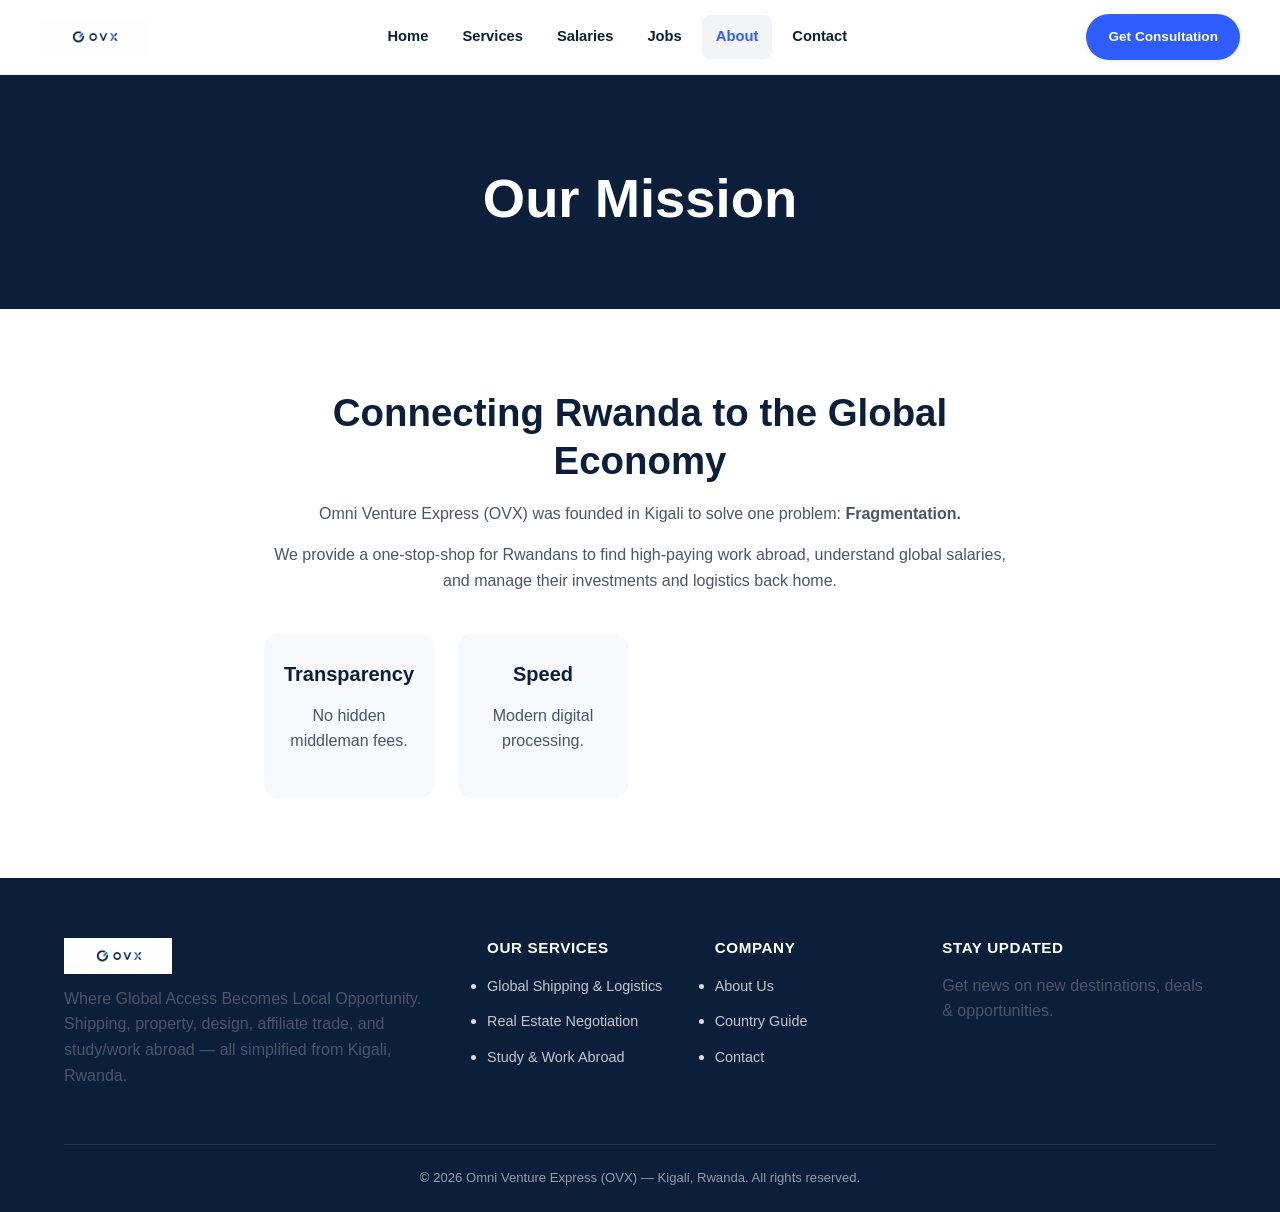
<file: about.html>
<!DOCTYPE html>
<html lang="en">
<head>
<meta charset="UTF-8">
<meta name="viewport" content="width=device-width, initial-scale=1.0">
<title>About Us | OVX</title>
<link rel="stylesheet" href="css/style.css">
</head>
<body>
<header id="site-header"></header>
<main id="main-content">
  <section class="page-hero"><div class="container"><h1>Our Mission</h1></div></section>
  <section>
    <div class="container" style="max-width:800px; text-align:center;">
      <h2>Connecting Rwanda to the Global Economy</h2>
      <p>Omni Venture Express (OVX) was founded in Kigali to solve one problem: <strong>Fragmentation.</strong></p>
      <p>We provide a one-stop-shop for Rwandans to find high-paying work abroad, understand global salaries, and manage their investments and logistics back home.</p>
      <div class="why-grid mt-40">
        <div class="why-item"><h3>Transparency</h3><p>No hidden middleman fees.</p></div>
        <div class="why-item"><h3>Speed</h3><p>Modern digital processing.</p></div>
      </div>
    </div>
  </section>
</main>
<footer id="site-footer"></footer>
<script src="js/main.js"></script>
</body>
</html>
</file>
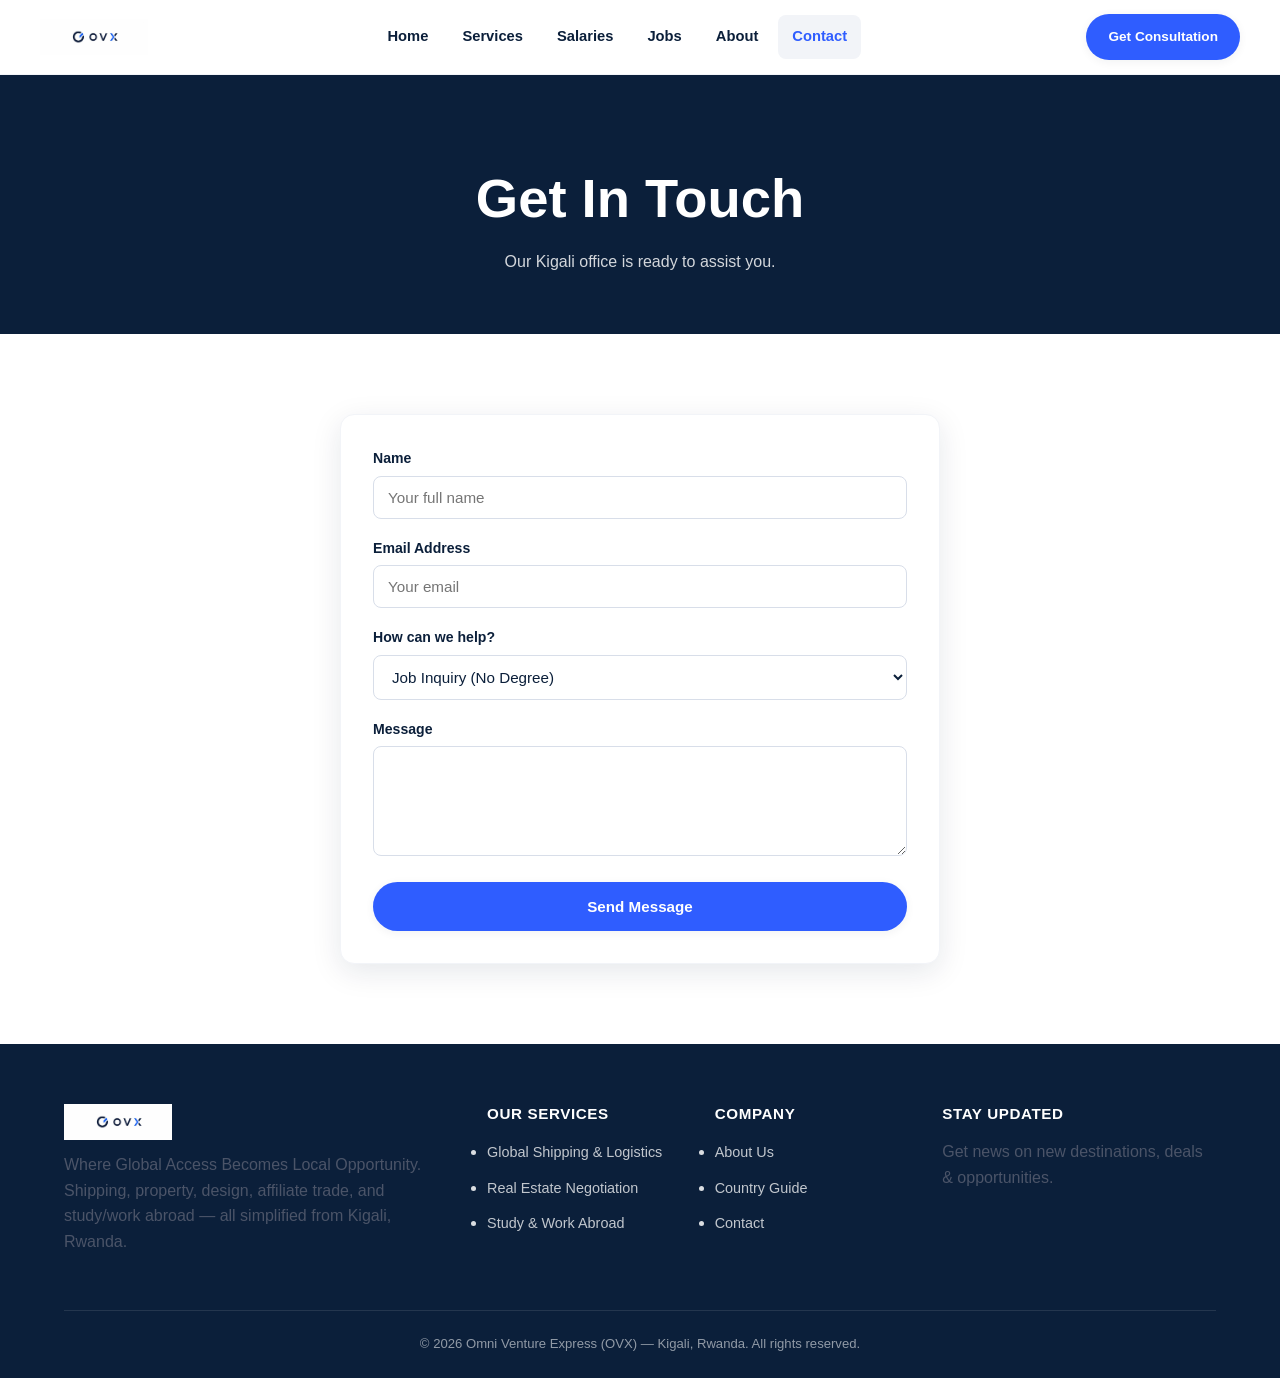
<file: contact.html>
<!DOCTYPE html>
<html lang="en">
<head>
<meta charset="UTF-8">
<meta name="viewport" content="width=device-width, initial-scale=1.0">
<title>Contact Us | OVX</title>
<link rel="stylesheet" href="css/style.css">
</head>
<body>
<header id="site-header"></header>
<main id="main-content">
  <section class="page-hero"><div class="container"><h1>Get In Touch</h1><p>Our Kigali office is ready to assist you.</p></div></section>
  <section>
    <div class="container">
      <div class="form-card" style="max-width:600px; margin: 0 auto;">
        <form action="https://api.web3forms.com/submit" method="POST">
          <input type="hidden" name="access_key" value="cd78c4b9-c2fe-487c-87bc-4532b27a96af">
          
          <div class="form-group">
            <label>Name</label>
            <input type="text" name="name" required placeholder="Your full name">
          </div>
          <div class="form-group">
            <label>Email Address</label>
            <input type="email" name="email" required placeholder="Your email">
          </div>
          <div class="form-group">
            <label>How can we help?</label>
            <select name="subject">
                <option value="Job Inquiry">Job Inquiry (No Degree)</option>
                <option value="Shipping">Global Shipping</option>
                <option value="Real Estate">Real Estate in Rwanda</option>
                <option value="General">General Question</option>
            </select>
          </div>
          <div class="form-group">
            <label>Message</label>
            <textarea name="message" required></textarea>
          </div>
          <button type="submit" class="btn btn-primary btn-block">Send Message</button>
        </form>
      </div>
    </div>
  </section>
</main>
<footer id="site-footer"></footer>
<script src="js/main.js"></script>
</body>
</html>
</file>
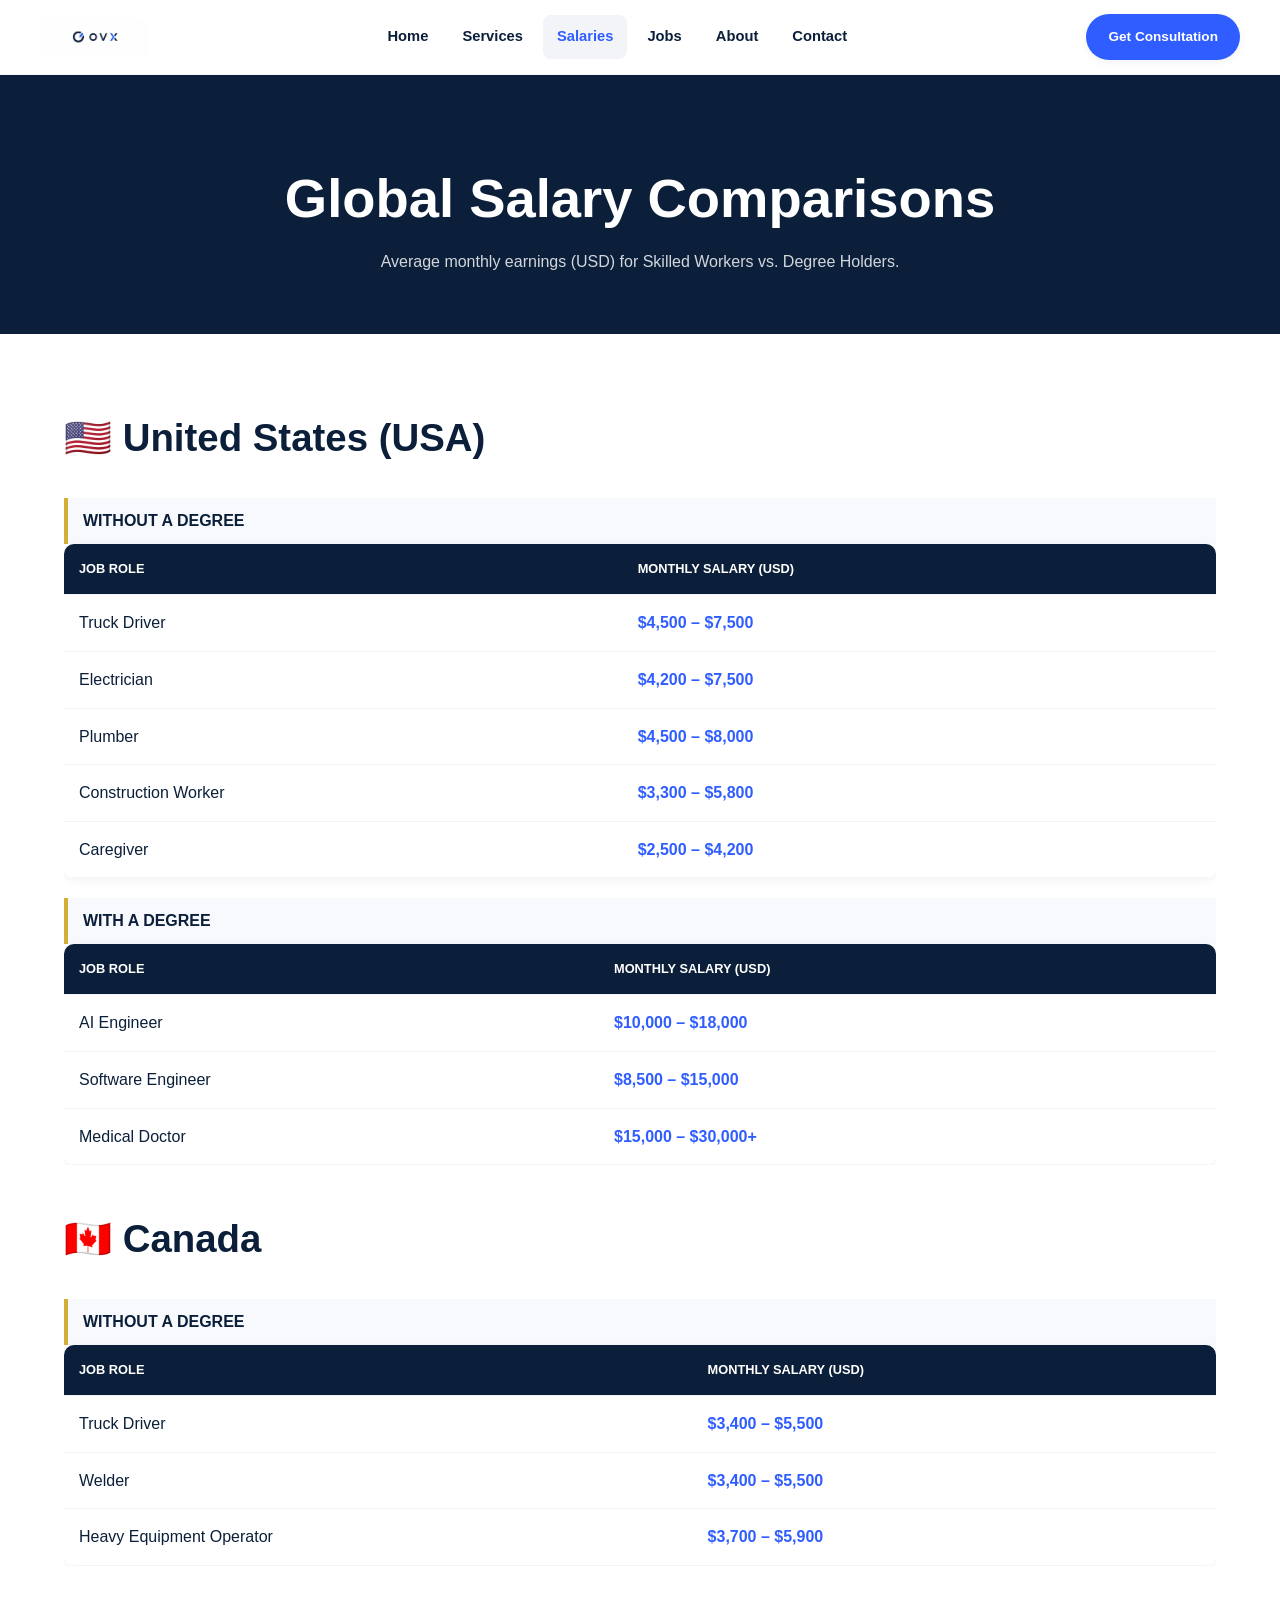
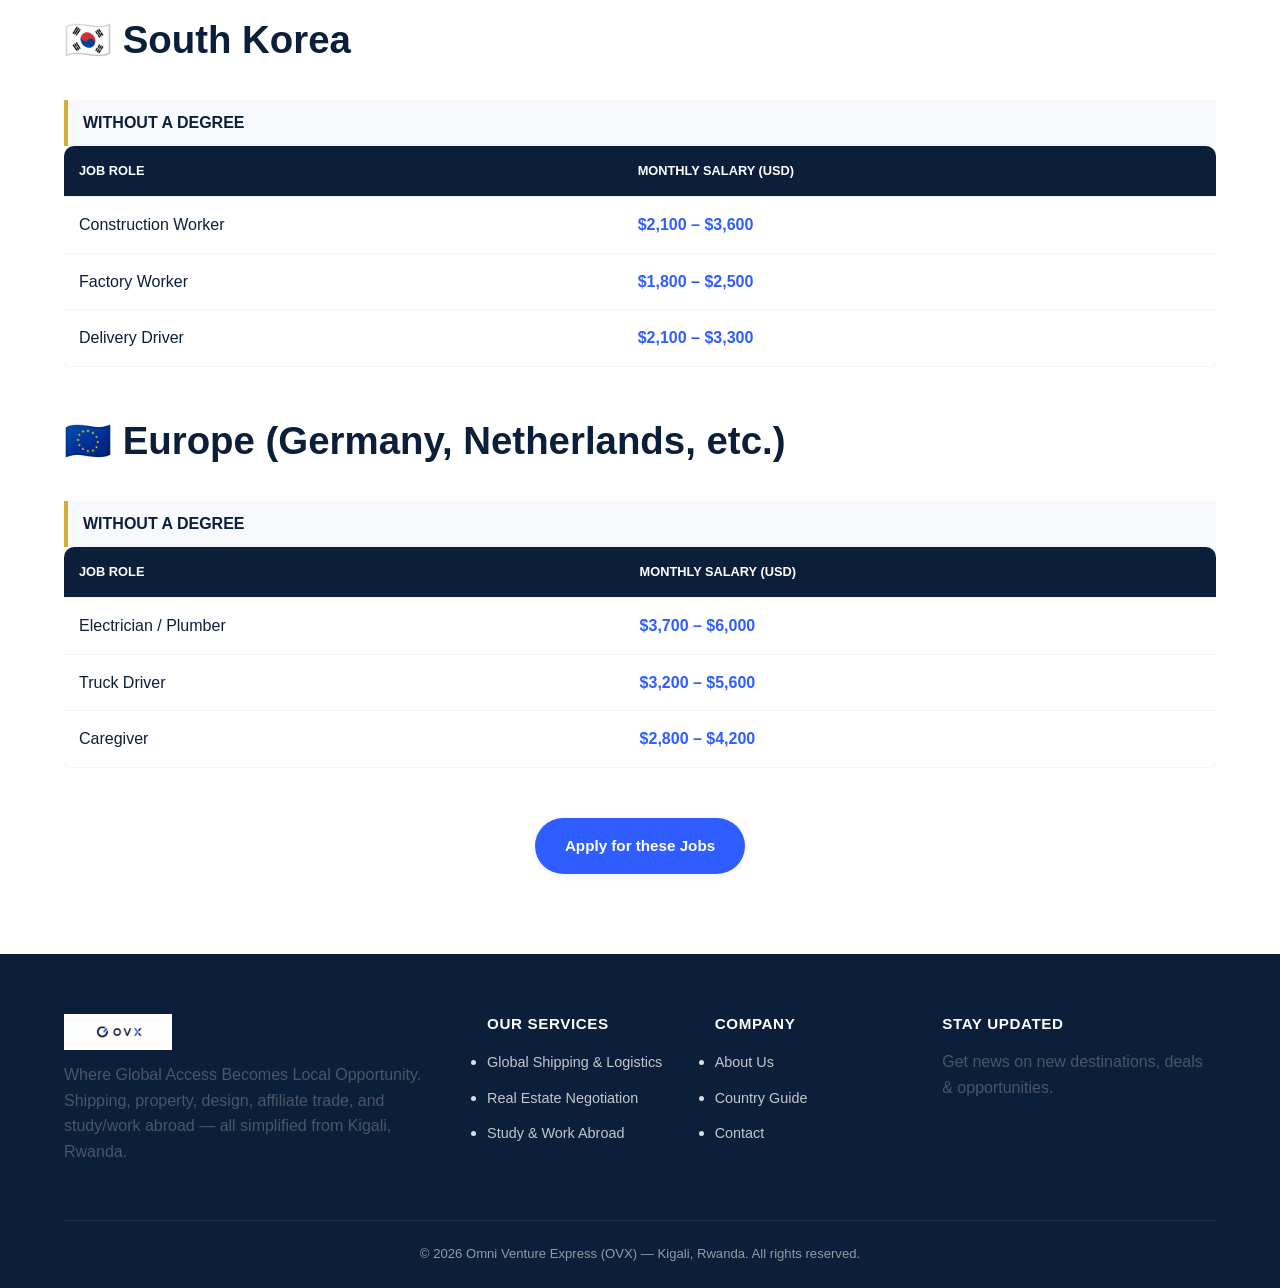
<file: destinations.html>
<!DOCTYPE html>
<html lang="en">
<head>
    <meta charset="UTF-8">
    <meta name="viewport" content="width=device-width, initial-scale=1.0">
    <title>Global Salary Guide | OVX</title>
    <link rel="stylesheet" href="css/style.css">
    <style>
        .salary-table-container { margin-bottom: 50px; overflow-x: auto; }
        table { width: 100%; border-collapse: collapse; background: white; border-radius: 10px; overflow: hidden; box-shadow: var(--shadow-sm); }
        th, td { padding: 15px; text-align: left; border-bottom: 1px solid var(--gray-100); }
        th { background: var(--navy); color: white; text-transform: uppercase; font-size: 0.8rem; }
        .salary-val { font-weight: 700; color: var(--blue); }
        .category-header { background: var(--off-white); padding: 10px 15px; font-weight: 800; color: var(--navy); border-left: 4px solid var(--gold); margin-top: 20px;}
    </style>
</head>
<body>
<header id="site-header"></header>

<main id="main-content">
    <section class="page-hero">
        <div class="container">
            <h1>Global Salary Comparisons</h1>
            <p>Average monthly earnings (USD) for Skilled Workers vs. Degree Holders.</p>
        </div>
    </section>

    <section>
        <div class="container">
            
            <!-- USA -->
            <h2>🇺🇸 United States (USA)</h2>
            <div class="salary-table-container">
                <div class="category-header">WITHOUT A DEGREE</div>
                <table>
                    <tr><th>Job Role</th><th>Monthly Salary (USD)</th></tr>
                    <tr><td>Truck Driver</td><td class="salary-val">$4,500 – $7,500</td></tr>
                    <tr><td>Electrician</td><td class="salary-val">$4,200 – $7,500</td></tr>
                    <tr><td>Plumber</td><td class="salary-val">$4,500 – $8,000</td></tr>
                    <tr><td>Construction Worker</td><td class="salary-val">$3,300 – $5,800</td></tr>
                    <tr><td>Caregiver</td><td class="salary-val">$2,500 – $4,200</td></tr>
                </table>

                <div class="category-header">WITH A DEGREE</div>
                <table>
                    <tr><th>Job Role</th><th>Monthly Salary (USD)</th></tr>
                    <tr><td>AI Engineer</td><td class="salary-val">$10,000 – $18,000</td></tr>
                    <tr><td>Software Engineer</td><td class="salary-val">$8,500 – $15,000</td></tr>
                    <tr><td>Medical Doctor</td><td class="salary-val">$15,000 – $30,000+</td></tr>
                </table>
            </div>

            <!-- CANADA -->
            <h2>🇨🇦 Canada</h2>
            <div class="salary-table-container">
                <div class="category-header">WITHOUT A DEGREE</div>
                <table>
                    <tr><th>Job Role</th><th>Monthly Salary (USD)</th></tr>
                    <tr><td>Truck Driver</td><td class="salary-val">$3,400 – $5,500</td></tr>
                    <tr><td>Welder</td><td class="salary-val">$3,400 – $5,500</td></tr>
                    <tr><td>Heavy Equipment Operator</td><td class="salary-val">$3,700 – $5,900</td></tr>
                </table>
                <!-- Add more rows based on your text -->
            </div>

            <!-- SOUTH KOREA -->
            <h2>🇰🇷 South Korea</h2>
            <div class="salary-table-container">
                <div class="category-header">WITHOUT A DEGREE</div>
                <table>
                    <tr><th>Job Role</th><th>Monthly Salary (USD)</th></tr>
                    <tr><td>Construction Worker</td><td class="salary-val">$2,100 – $3,600</td></tr>
                    <tr><td>Factory Worker</td><td class="salary-val">$1,800 – $2,500</td></tr>
                    <tr><td>Delivery Driver</td><td class="salary-val">$2,100 – $3,300</td></tr>
                </table>
            </div>

            <!-- EUROPE -->
            <h2>🇪🇺 Europe (Germany, Netherlands, etc.)</h2>
            <div class="salary-table-container">
                <div class="category-header">WITHOUT A DEGREE</div>
                <table>
                    <tr><th>Job Role</th><th>Monthly Salary (USD)</th></tr>
                    <tr><td>Electrician / Plumber</td><td class="salary-val">$3,700 – $6,000</td></tr>
                    <tr><td>Truck Driver</td><td class="salary-val">$3,200 – $5,600</td></tr>
                    <tr><td>Caregiver</td><td class="salary-val">$2,800 – $4,200</td></tr>
                </table>
            </div>

            <div class="text-center mt-40">
                <a href="jobs.html" class="btn btn-primary">Apply for these Jobs</a>
            </div>
        </div>
    </section>
</main>

<footer id="site-footer"></footer>
<script src="js/main.js"></script>
</body>
</html>
</file>
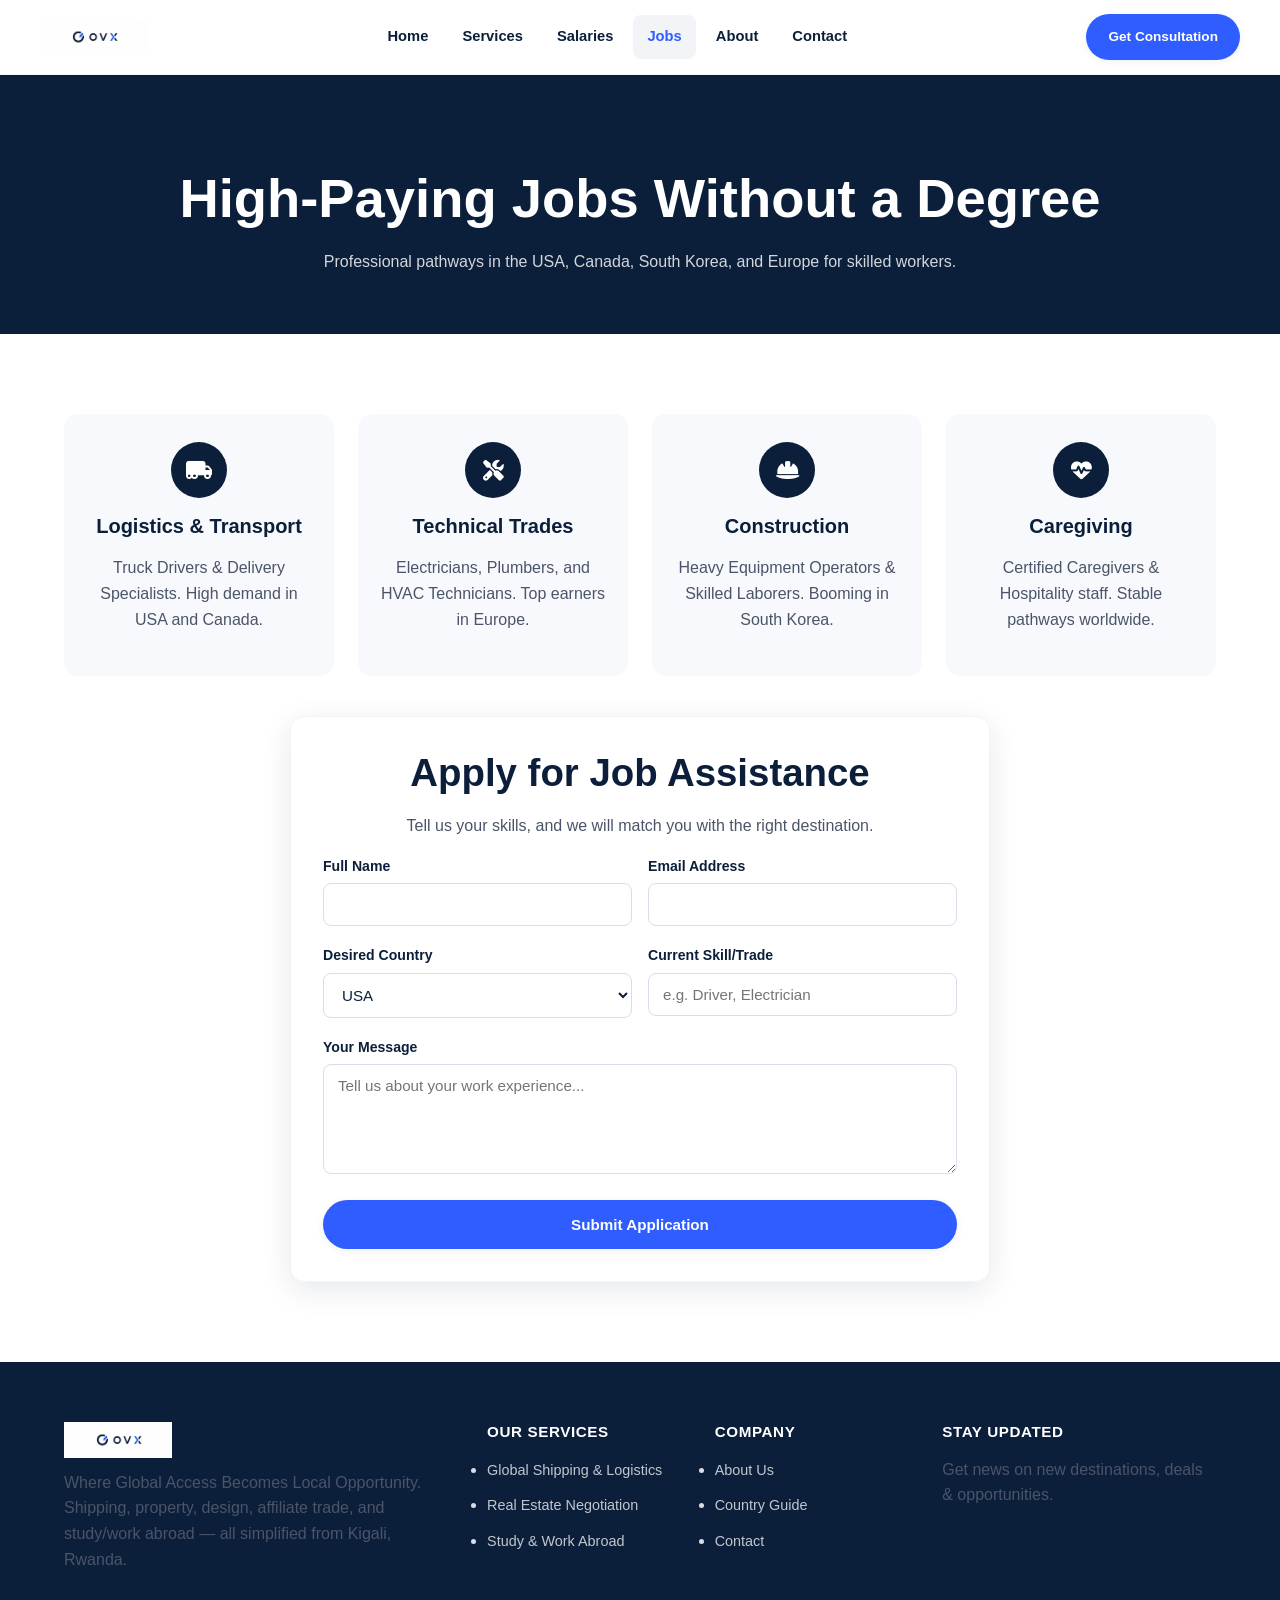
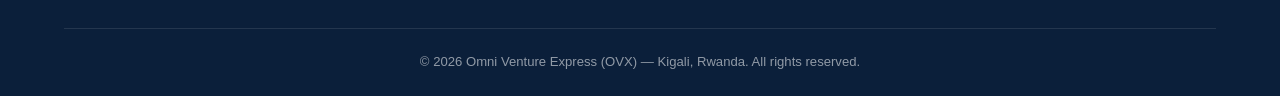
<file: jobs.html>
<!DOCTYPE html>
<html lang="en">
<head>
    <meta charset="UTF-8">
    <meta name="viewport" content="width=device-width, initial-scale=1.0">
    <title>Global Jobs Without Degrees | OVX</title>
    <link rel="stylesheet" href="https://cdn.jsdelivr.net/npm/@fortawesome/fontawesome-free@6.4.0/css/all.min.css">
    <link rel="stylesheet" href="css/style.css">
</head>
<body>
<header id="site-header"></header>

<main id="main-content">
    <section class="page-hero">
        <div class="container">
            <h1>High-Paying Jobs Without a Degree</h1>
            <p>Professional pathways in the USA, Canada, South Korea, and Europe for skilled workers.</p>
        </div>
    </section>

    <section>
        <div class="container">
            <div class="why-grid">
                <!-- Job Card 1 -->
                <div class="why-item">
                    <div class="why-icon"><i class="fa-solid fa-truck-moving"></i></div>
                    <h3>Logistics & Transport</h3>
                    <p>Truck Drivers & Delivery Specialists. High demand in USA and Canada.</p>
                </div>
                <!-- Job Card 2 -->
                <div class="why-item">
                    <div class="why-icon"><i class="fa-solid fa-tools"></i></div>
                    <h3>Technical Trades</h3>
                    <p>Electricians, Plumbers, and HVAC Technicians. Top earners in Europe.</p>
                </div>
                <!-- Job Card 3 -->
                <div class="why-item">
                    <div class="why-icon"><i class="fa-solid fa-helmet-safety"></i></div>
                    <h3>Construction</h3>
                    <p>Heavy Equipment Operators & Skilled Laborers. Booming in South Korea.</p>
                </div>
                <!-- Job Card 4 -->
                <div class="why-item">
                    <div class="why-icon"><i class="fa-solid fa-heart-pulse"></i></div>
                    <h3>Caregiving</h3>
                    <p>Certified Caregivers & Hospitality staff. Stable pathways worldwide.</p>
                </div>
            </div>

            <div class="form-card mt-40" style="max-width: 700px; margin-left: auto; margin-right: auto;">
                <h2 class="text-center">Apply for Job Assistance</h2>
                <p class="text-center">Tell us your skills, and we will match you with the right destination.</p>
                
                <!-- WEB3FORMS INTEGRATION -->
                <form action="https://api.web3forms.com/submit" method="POST">
                    <input type="hidden" name="access_key" value="cd78c4b9-c2fe-487c-87bc-4532b27a96af">
                    <input type="hidden" name="subject" value="New Job Inquiry from OVX">
                    
                    <div class="form-row">
                        <div class="form-group">
                            <label>Full Name</label>
                            <input type="text" name="name" required>
                        </div>
                        <div class="form-group">
                            <label>Email Address</label>
                            <input type="email" name="email" required>
                        </div>
                    </div>
                    <div class="form-row">
                        <div class="form-group">
                            <label>Desired Country</label>
                            <select name="target_country">
                                <option value="USA">USA</option>
                                <option value="Canada">Canada</option>
                                <option value="South Korea">South Korea</option>
                                <option value="Europe">Europe</option>
                            </select>
                        </div>
                        <div class="form-group">
                            <label>Current Skill/Trade</label>
                            <input type="text" name="skill" placeholder="e.g. Driver, Electrician" required>
                        </div>
                    </div>
                    <div class="form-group">
                        <label>Your Message</label>
                        <textarea name="message" placeholder="Tell us about your work experience..."></textarea>
                    </div>
                    <button type="submit" class="btn btn-primary btn-block">Submit Application</button>
                </form>
            </div>
        </div>
    </section>
</main>

<footer id="site-footer"></footer>
<script src="js/api.js"></script>
<script src="js/main.js"></script>
</body>
</html>
</file>
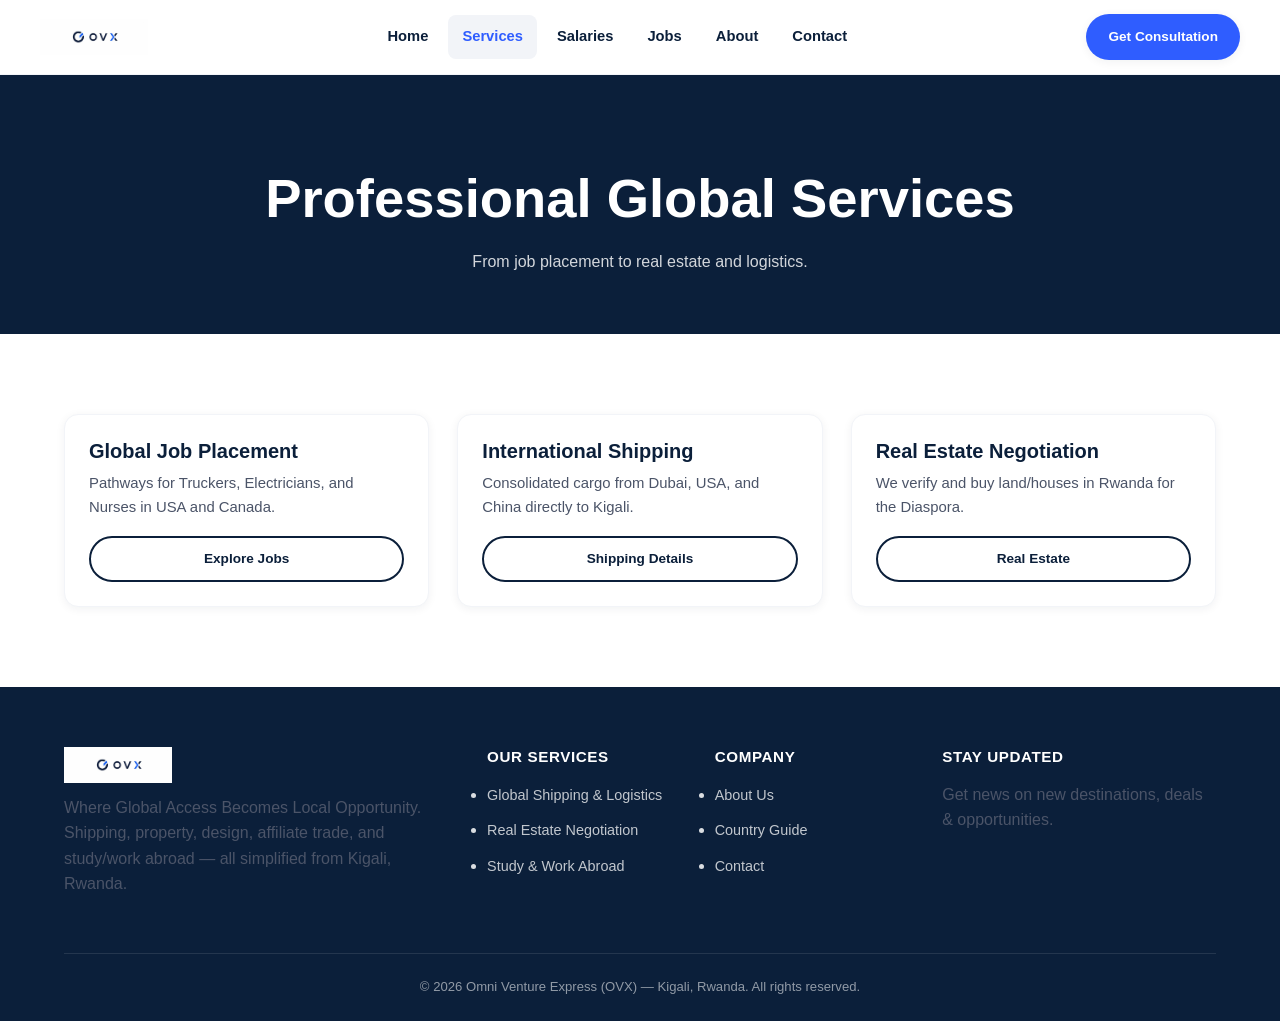
<file: services.html>
<!DOCTYPE html>
<html lang="en">
<head>
<meta charset="UTF-8">
<meta name="viewport" content="width=device-width, initial-scale=1.0">
<title>Our Services | OVX</title>
<link rel="stylesheet" href="css/style.css">
</head>
<body>
<header id="site-header"></header>
<main id="main-content">
  <section class="page-hero">
    <div class="container"><h1>Professional Global Services</h1><p>From job placement to real estate and logistics.</p></div>
  </section>
  <section>
    <div class="container">
      <div class="card-grid">
        <div class="service-card">
            <div class="service-body">
                <h3>Global Job Placement</h3>
                <p>Pathways for Truckers, Electricians, and Nurses in USA and Canada.</p>
                <a href="jobs.html" class="btn btn-outline-navy btn-sm">Explore Jobs</a>
            </div>
        </div>
        <div class="service-card">
            <div class="service-body">
                <h3>International Shipping</h3>
                <p>Consolidated cargo from Dubai, USA, and China directly to Kigali.</p>
                <a href="service-detail.html?slug=shipping" class="btn btn-outline-navy btn-sm">Shipping Details</a>
            </div>
        </div>
        <div class="service-card">
            <div class="service-body">
                <h3>Real Estate Negotiation</h3>
                <p>We verify and buy land/houses in Rwanda for the Diaspora.</p>
                <a href="service-detail.html?slug=real-estate" class="btn btn-outline-navy btn-sm">Real Estate</a>
            </div>
        </div>
      </div>
    </div>
  </section>
</main>
<footer id="site-footer"></footer>
<script src="js/main.js"></script>
</body>
</html>
</file>
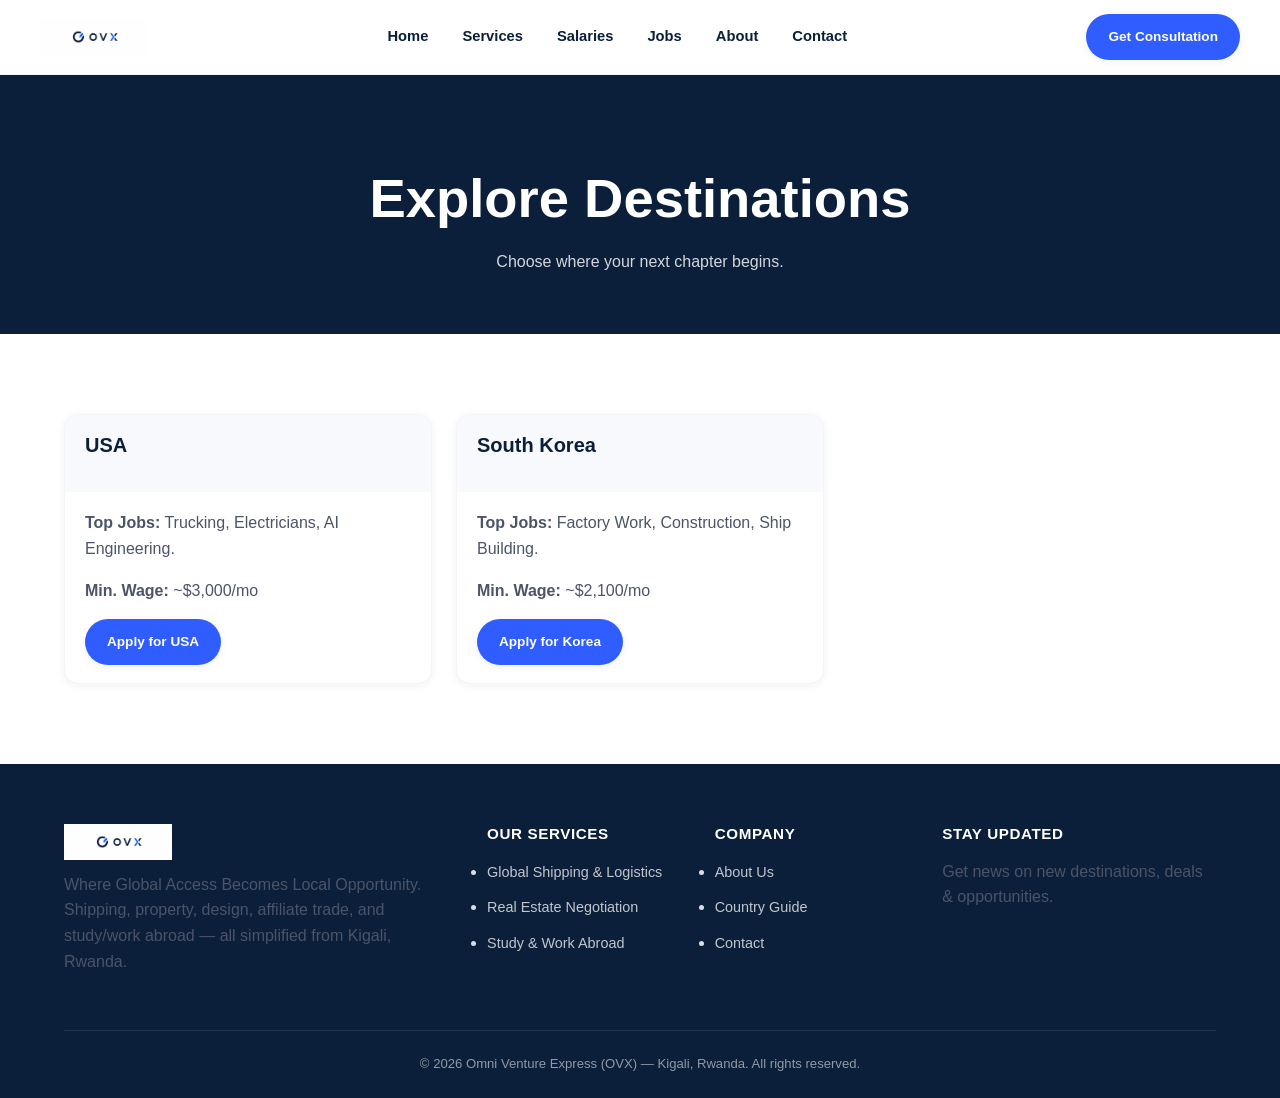
<file: study-abroad.html>
<!DOCTYPE html>
<html lang="en">
<head>
<meta charset="UTF-8">
<meta name="viewport" content="width=device-width, initial-scale=1.0">
<title>Destination Guide | OVX</title>
<link rel="stylesheet" href="css/style.css">
</head>
<body>
<header id="site-header"></header>
<main id="main-content">
  <section class="page-hero"><div class="container"><h1>Explore Destinations</h1><p>Choose where your next chapter begins.</p></div></section>
  <section>
    <div class="container">
      <div class="country-grid">
        <!-- USA -->
        <div class="country-card">
          <div class="country-head"><h3>USA</h3></div>
          <div class="country-body">
            <p><strong>Top Jobs:</strong> Trucking, Electricians, AI Engineering.</p>
            <p><strong>Min. Wage:</strong> ~$3,000/mo</p>
            <a href="jobs.html" class="btn btn-primary btn-sm">Apply for USA</a>
          </div>
        </div>
        <!-- KOREA -->
        <div class="country-card">
          <div class="country-head"><h3>South Korea</h3></div>
          <div class="country-body">
            <p><strong>Top Jobs:</strong> Factory Work, Construction, Ship Building.</p>
            <p><strong>Min. Wage:</strong> ~$2,100/mo</p>
            <a href="jobs.html" class="btn btn-primary btn-sm">Apply for Korea</a>
          </div>
        </div>
        <!-- Add more countries as needed -->
      </div>
    </div>
  </section>
</main>
<footer id="site-footer"></footer>
<script src="js/main.js"></script>
</body>
</html>
</file>
<file: css/style.css>
/* ===================================================================
   OVX — Omni Venture Express | Core Stylesheet
   =================================================================== */

:root{
  --navy: #0B1F3A;
  --navy-light: #123058;
  --blue: #2F5DFF;
  --blue-light: #5C82FF;
  --white: #FFFFFF;
  --off-white: #F7F9FC;
  --gold: #D4AF37;
  --red: #E23744;
  --gray-100: #F2F4F8;
  --gray-300: #D8DEE9;
  --gray-500: #8A93A6;
  --gray-700: #4B5468;
  --shadow-sm: 0 2px 10px rgba(11,31,58,0.06);
  --shadow-md: 0 8px 30px rgba(11,31,58,0.10);
  --shadow-lg: 0 20px 50px rgba(11,31,58,0.16);
  --radius: 14px;
  --radius-sm: 8px;
  --transition: 0.25s ease;
}

*{ box-sizing: border-box; }
html{ scroll-behavior: smooth; }
body{
  margin:0;
  font-family:'Inter', -apple-system, BlinkMacSystemFont, 'Segoe UI', sans-serif;
  color: var(--navy);
  background: var(--white);
  line-height: 1.6;
  -webkit-font-smoothing: antialiased;
}

img{ max-width:100%; display:block; }
a{ text-decoration:none; color:inherit; }
ul{ margin:0; padding:0; }
button{ font-family:inherit; cursor:pointer; }

.container{
  width:100%;
  max-width: 1200px;
  margin: 0 auto;
  padding: 0 24px;
}

section{ padding: 80px 0; }
@media (max-width: 768px){ section{ padding: 56px 0; } }

h1,h2,h3,h4{ margin:0 0 16px; line-height:1.25; font-weight:700; }
h1{ font-size: clamp(2.1rem, 4.5vw, 3.4rem); }
h2{ font-size: clamp(1.7rem, 3vw, 2.4rem); }
h3{ font-size: 1.25rem; }
p{ margin: 0 0 16px; color: var(--gray-700); }

.eyebrow{
  display:inline-block;
  text-transform: uppercase;
  letter-spacing: 1.5px;
  font-size: 0.78rem;
  font-weight: 700;
  color: var(--blue);
  margin-bottom: 12px;
}

.section-head{ max-width: 680px; margin: 0 auto 48px; text-align:center; }
.section-head p{ margin: 0 auto; }

/* ---------- Buttons ---------- */
.btn{
  display:inline-flex;
  align-items:center;
  justify-content:center;
  gap:8px;
  padding: 14px 28px;
  border-radius: 50px;
  font-weight:600;
  font-size: 0.95rem;
  border: 2px solid transparent;
  transition: var(--transition);
  white-space: nowrap;
}
.btn-primary{ background: var(--blue); color:var(--white); box-shadow: var(--shadow-sm); }
.btn-primary:hover{ background: #2249d6; transform: translateY(-2px); box-shadow: var(--shadow-md); }
.btn-outline{ background:transparent; border-color: var(--white); color: var(--white); }
.btn-outline:hover{ background: rgba(255,255,255,0.12); transform: translateY(-2px); }
.btn-outline-navy{ background:transparent; border-color: var(--navy); color: var(--navy); }
.btn-outline-navy:hover{ background: var(--navy); color: var(--white); }
.btn-block{ width:100%; }
.btn-sm{ padding: 10px 20px; font-size: 0.85rem; }
.btn:disabled{ opacity:0.6; cursor:not-allowed; transform:none !important; }

/* ---------- Header / Nav ---------- */
#site-header{
  position: sticky;
  top:0;
  z-index: 999;
  background: rgba(255,255,255,0.96);
  backdrop-filter: blur(8px);
  border-bottom: 1px solid var(--gray-100);
}
#site-header .nav-wrap{
  display:flex;
  align-items:center;
  justify-content:space-between;
  padding: 14px 0;
}
.brand{ display:flex; align-items:center; gap:10px; font-weight:800; font-size:1.25rem; color: var(--navy); }
.brand img{ height:36px; width:auto; }

#main-nav{ display:flex; align-items:center; gap:6px; }
#main-nav a{
  padding: 10px 14px;
  font-weight:600;
  font-size: 0.92rem;
  color: var(--navy);
  border-radius: 8px;
  transition: var(--transition);
  position:relative;
}
#main-nav a:hover, #main-nav a.active{ color: var(--blue); background: var(--gray-100); }

.nav-cta{ display:flex; align-items:center; gap:10px; }

#nav-toggle{
  display:none;
  background:none;
  border:none;
  font-size:1.6rem;
  color:var(--navy);
}

@media (max-width: 960px){
  #main-nav{
    display:none;
    position:absolute;
    top:100%;
    left:0; right:0;
    background:var(--white);
    flex-direction:column;
    align-items:stretch;
    padding: 12px 24px 20px;
    box-shadow: var(--shadow-md);
  }
  #main-nav.open{ display:flex; }
  #main-nav a{ padding: 12px 8px; border-bottom:1px solid var(--gray-100); border-radius:0; }
  #nav-toggle{ display:block; }
  .nav-cta .btn-primary{ padding: 10px 16px; font-size:0.85rem; }
}

/* ---------- Hero ---------- */
.hero{
  position:relative;
  background: linear-gradient(120deg, rgba(11,31,58,0.94), rgba(11,31,58,0.82)), var(--hero-img, none);
  background-size: cover;
  background-position: center;
  color: var(--white);
  padding: 120px 0 100px;
}
.hero .eyebrow{ color: var(--blue-light); }
.hero h1{ color:var(--white); max-width: 780px; }
.hero p.lead{ color: rgba(255,255,255,0.85); max-width: 620px; font-size: 1.1rem; }
.hero-actions{ display:flex; gap:16px; flex-wrap:wrap; margin-top: 28px; }

.page-hero{
  padding: 90px 0 60px;
  background: var(--navy);
  color:var(--white);
  text-align:center;
}
.page-hero h1{ color:var(--white); }
.page-hero p{ color: rgba(255,255,255,0.82); max-width:640px; margin:0 auto; }
.breadcrumb{ font-size:0.85rem; color: var(--blue-light); margin-bottom:12px; }
.breadcrumb a{ color: var(--blue-light); }

/* ---------- Stats ---------- */
.stats-bar{
  background: var(--navy);
  padding: 40px 0;
  margin-top: -1px;
}
.stats-grid{
  display:grid;
  grid-template-columns: repeat(4, 1fr);
  gap: 24px;
  text-align:center;
}
.stat-item .stat-icon{ font-size:1.6rem; color: var(--blue-light); margin-bottom: 8px; }
.stat-value{ font-size: 2.1rem; font-weight:800; color:var(--white); }
.stat-label{ font-size:0.85rem; color: rgba(255,255,255,0.7); text-transform:uppercase; letter-spacing:0.6px; }
@media (max-width: 768px){ .stats-grid{ grid-template-columns: repeat(2, 1fr); } }

/* ---------- Cards / Grids ---------- */
.card-grid{ display:grid; grid-template-columns: repeat(3, 1fr); gap: 28px; }
@media (max-width: 992px){ .card-grid{ grid-template-columns: repeat(2, 1fr); } }
@media (max-width: 640px){ .card-grid{ grid-template-columns: 1fr; } }

.service-card{
  background: var(--white);
  border: 1px solid var(--gray-100);
  border-radius: var(--radius);
  overflow:hidden;
  box-shadow: var(--shadow-sm);
  transition: var(--transition);
  display:flex;
  flex-direction:column;
}
.service-card:hover{ transform: translateY(-6px); box-shadow: var(--shadow-lg); }
.service-card .service-img{ height: 180px; width:100%; object-fit:cover; }
.service-card .service-body{ padding: 24px; flex:1; display:flex; flex-direction:column; }
.service-icon{
  width:52px; height:52px;
  border-radius: 12px;
  background: rgba(47,93,255,0.1);
  color: var(--blue);
  display:flex; align-items:center; justify-content:center;
  font-size: 1.3rem;
  margin-bottom: 14px;
}
.service-card h3{ margin-bottom: 8px; }
.service-card p{ font-size:0.93rem; flex:1; }
.service-link{ font-weight:700; color: var(--blue); font-size:0.9rem; display:inline-flex; align-items:center; gap:6px; margin-top:10px; }
.service-link i{ transition: var(--transition); }
.service-card:hover .service-link i{ transform: translateX(4px); }

.why-grid{ display:grid; grid-template-columns: repeat(4, 1fr); gap:24px; }
@media (max-width: 992px){ .why-grid{ grid-template-columns: repeat(2, 1fr); } }
@media (max-width: 560px){ .why-grid{ grid-template-columns: 1fr; } }
.why-item{ text-align:center; padding: 28px 18px; border-radius: var(--radius); background: var(--off-white); transition:var(--transition); }
.why-item:hover{ background: var(--white); box-shadow: var(--shadow-md); }
.why-icon{ width:56px; height:56px; margin:0 auto 16px; border-radius:50%; background: var(--navy); color:var(--white); display:flex; align-items:center; justify-content:center; font-size:1.3rem; }

.bg-off{ background: var(--off-white); }
.bg-navy{ background: var(--navy); color: var(--white); }
.bg-navy h2, .bg-navy h3{ color: var(--white); }
.bg-navy p{ color: rgba(255,255,255,0.8); }

/* ---------- Testimonials ---------- */
.testimonial-grid{ display:grid; grid-template-columns: repeat(3, 1fr); gap:24px; }
@media (max-width: 992px){ .testimonial-grid{ grid-template-columns: 1fr; } }
.testimonial-card{
  background: var(--white);
  border-radius: var(--radius);
  padding: 28px;
  box-shadow: var(--shadow-sm);
  border: 1px solid var(--gray-100);
}
.stars{ color: var(--gold); margin-bottom: 12px; font-size:0.9rem; }
.testimonial-msg{ font-style: italic; color: var(--navy); margin-bottom:18px; }
.testimonial-author{ display:flex; align-items:center; gap:12px; }
.testimonial-author img{ width:44px; height:44px; border-radius:50%; object-fit:cover; }
.testimonial-author strong{ display:block; font-size:0.92rem; }
.testimonial-author span{ font-size:0.8rem; color: var(--gray-500); }

/* ---------- CTA Banner ---------- */
.cta-banner{
  background: linear-gradient(120deg, var(--navy), var(--blue));
  color: var(--white);
  border-radius: var(--radius);
  padding: 56px 40px;
  text-align:center;
  margin: 0 24px;
}
.cta-banner h2{ color:var(--white); margin-bottom:10px; }
.cta-banner p{ color: rgba(255,255,255,0.85); max-width:560px; margin:0 auto 24px; }

/* ---------- Forms ---------- */
.form-card{
  background: var(--white);
  border-radius: var(--radius);
  padding: 32px;
  box-shadow: var(--shadow-md);
  border: 1px solid var(--gray-100);
}
.form-group{ margin-bottom: 18px; }
label{ display:block; font-weight:600; font-size:0.88rem; margin-bottom:6px; color: var(--navy); }
input, select, textarea{
  width:100%;
  padding: 12px 14px;
  border: 1.5px solid var(--gray-300);
  border-radius: var(--radius-sm);
  font-family: inherit;
  font-size: 0.95rem;
  color: var(--navy);
  background: var(--white);
  transition: var(--transition);
}
input:focus, select:focus, textarea:focus{ outline:none; border-color: var(--blue); box-shadow: 0 0 0 3px rgba(47,93,255,0.12); }
textarea{ resize: vertical; min-height: 110px; }
.form-row{ display:grid; grid-template-columns: 1fr 1fr; gap: 16px; }
@media (max-width: 640px){ .form-row{ grid-template-columns: 1fr; } }

.form-msg{ padding: 12px 16px; border-radius: var(--radius-sm); font-size:0.9rem; margin-top:14px; display:none; }
.form-msg.show{ display:block; }
.form-msg.success{ background: #E7F7EE; color: #1D8348; }
.form-msg.error{ background: #FDECEC; color: #C0392B; }

/* ---------- Footer ---------- */
#site-footer{ background: var(--navy); color: rgba(255,255,255,0.85); padding: 60px 0 24px; }
.footer-grid{ display:grid; grid-template-columns: 2fr 1fr 1fr 1.4fr; gap: 32px; margin-bottom: 40px; }
@media (max-width: 900px){ .footer-grid{ grid-template-columns: repeat(2, 1fr); } }
@media (max-width: 560px){ .footer-grid{ grid-template-columns: 1fr; } }
.footer-brand .brand{ color: var(--white); margin-bottom:12px; }
.footer-col h4{ color: var(--white); font-size:0.95rem; text-transform:uppercase; letter-spacing:0.6px; margin-bottom:16px; }
.footer-col ul li{ margin-bottom:10px; }
.footer-col a{ color: rgba(255,255,255,0.75); font-size:0.9rem; transition: var(--transition); }
.footer-col a:hover{ color: var(--blue-light); }
.social-icons{ display:flex; gap:10px; margin-top:16px; }
.social-icons a{
  width:38px; height:38px; border-radius:50%;
  background: rgba(255,255,255,0.08);
  display:flex; align-items:center; justify-content:center;
  transition: var(--transition);
}
.social-icons a:hover{ background: var(--blue); }
.newsletter-form{ display:flex; gap:8px; margin-top:10px; }
.newsletter-form input{ background: rgba(255,255,255,0.08); border-color: rgba(255,255,255,0.2); color:var(--white); }
.newsletter-form input::placeholder{ color: rgba(255,255,255,0.5); }
.footer-bottom{ border-top: 1px solid rgba(255,255,255,0.1); padding-top: 22px; text-align:center; font-size:0.82rem; color: rgba(255,255,255,0.55); }

/* ---------- WhatsApp float ---------- */
.whatsapp-float{
  position: fixed; bottom: 24px; right: 24px; z-index: 998;
  width: 58px; height:58px; border-radius:50%;
  background:#25D366; color:#fff;
  display:flex; align-items:center; justify-content:center;
  font-size:1.6rem; box-shadow: var(--shadow-lg);
  transition: var(--transition);
}
.whatsapp-float:hover{ transform: scale(1.08); }

/* ---------- Utility ---------- */
.text-center{ text-align:center; }
.mt-40{ margin-top:40px; }
.fade-in{ opacity:0; transform: translateY(18px); transition: opacity 0.6s ease, transform 0.6s ease; }
.fade-in.visible{ opacity:1; transform: translateY(0); }
.loading-spinner{ display:inline-block; width:20px; height:20px; border:3px solid var(--gray-300); border-top-color: var(--blue); border-radius:50%; animation: spin 0.8s linear infinite; }
@keyframes spin{ to{ transform: rotate(360deg); } }
.empty-state{ text-align:center; padding: 40px 20px; color: var(--gray-500); }

/* Country guide */
.filters-bar{ display:flex; gap:12px; flex-wrap:wrap; margin-bottom: 32px; align-items:center; justify-content: space-between; }
.filters-bar .search-box{ flex:1; min-width:220px; position:relative; }
.filters-bar .search-box i{ position:absolute; left:14px; top:50%; transform: translateY(-50%); color: var(--gray-500); }
.filters-bar .search-box input{ padding-left: 38px; }
.filters-bar select{ min-width:160px; }

.country-grid{ display:grid; grid-template-columns: repeat(3, 1fr); gap: 24px; }
@media (max-width: 992px){ .country-grid{ grid-template-columns: repeat(2, 1fr); } }
@media (max-width: 640px){ .country-grid{ grid-template-columns: 1fr; } }
.country-card{ background:var(--white); border:1px solid var(--gray-100); border-radius: var(--radius); overflow:hidden; box-shadow: var(--shadow-sm); transition: var(--transition); }
.country-card:hover{ box-shadow: var(--shadow-md); transform: translateY(-4px); }
.country-head{ display:flex; align-items:center; gap:12px; padding: 18px 20px; background: var(--off-white); }
.country-head img{ width:36px; height:26px; object-fit:cover; border-radius:3px; box-shadow: var(--shadow-sm); }
.country-body{ padding: 18px 20px; }
.country-body dt{ font-size:0.75rem; text-transform:uppercase; letter-spacing:0.5px; color: var(--gray-500); margin-top:12px; }
.country-body dt:first-child{ margin-top:0; }
.country-body dd{ margin: 4px 0 0; font-size:0.88rem; color: var(--navy); }
.country-footer{ padding: 0 20px 20px; }

.modal-overlay{
  position:fixed; inset:0; background: rgba(11,31,58,0.55);
  display:none; align-items:center; justify-content:center; z-index: 1000; padding: 20px;
}
.modal-overlay.open{ display:flex; }
.modal-box{ background:var(--white); border-radius: var(--radius); max-width: 520px; width:100%; padding: 32px; max-height: 90vh; overflow-y:auto; position:relative; }
.modal-close{ position:absolute; top:16px; right:16px; background:none; border:none; font-size:1.4rem; color:var(--gray-500); }

/* Dashboard */
.dash-card{ background: var(--white); border:1px solid var(--gray-100); border-radius: var(--radius); padding:24px; box-shadow: var(--shadow-sm); margin-bottom:16px; }
.dash-status{ display:inline-block; padding: 4px 12px; border-radius:20px; font-size:0.78rem; font-weight:700; text-transform:capitalize; }
.status-pending{ background:#FFF3CD; color:#8A6D00; }
.status-in_progress{ background:#D6E4FF; color:#1B45B4; }
.status-confirmed{ background:#D6E4FF; color:#1B45B4; }
.status-completed{ background:#D6F5E3; color:#1D8348; }
.status-cancelled{ background:#FDECEC; color:#C0392B; }

.tab-buttons{ display:flex; gap:10px; margin-bottom:28px; flex-wrap:wrap; }
.tab-btn{ padding:10px 20px; border-radius: 50px; border: 1.5px solid var(--gray-300); background: var(--white); font-weight:600; font-size:0.88rem; color: var(--navy); transition: var(--transition); }
.tab-btn.active{ background: var(--navy); border-color: var(--navy); color: var(--white); }

.referral-box{ background: var(--off-white); border: 1.5px dashed var(--blue); border-radius: var(--radius-sm); padding: 16px 20px; display:flex; align-items:center; justify-content:space-between; gap:12px; flex-wrap:wrap; }
.referral-code{ font-weight:800; font-size:1.1rem; color: var(--navy); letter-spacing:1px; }
</file>
